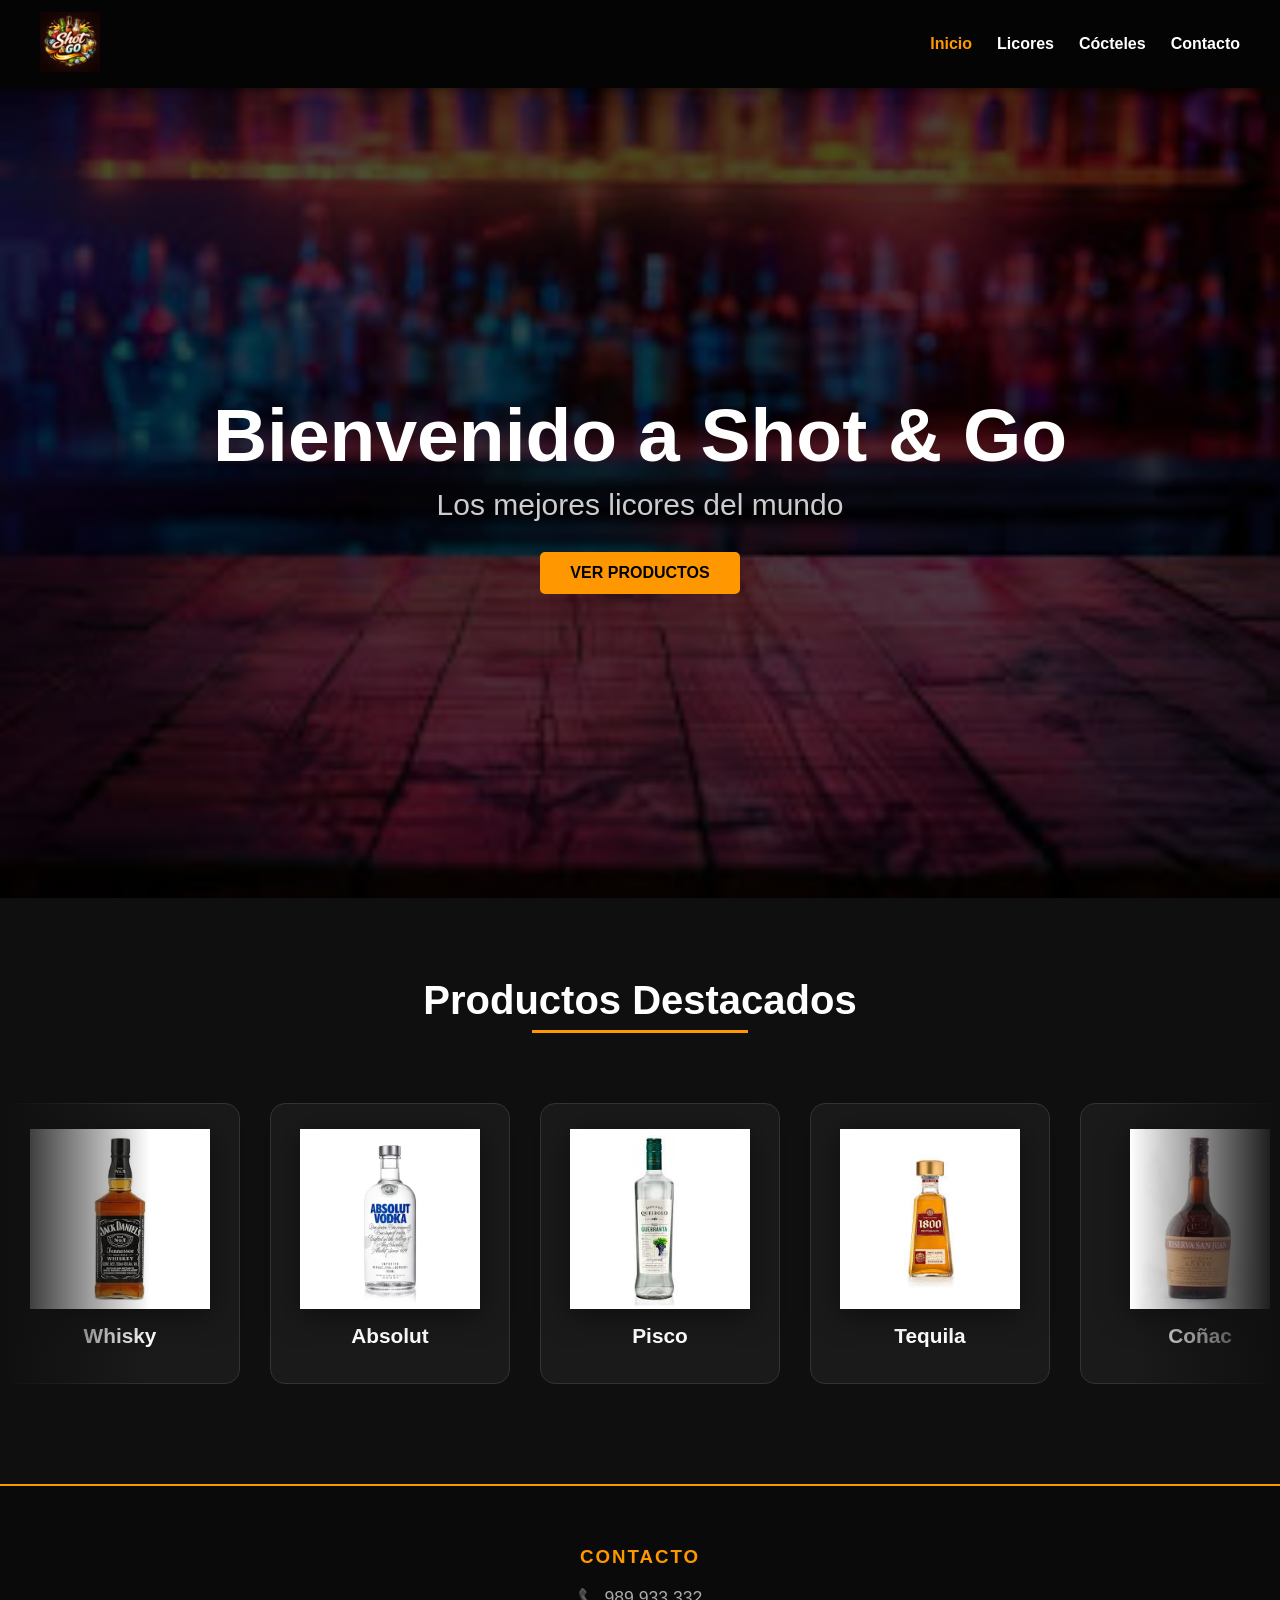
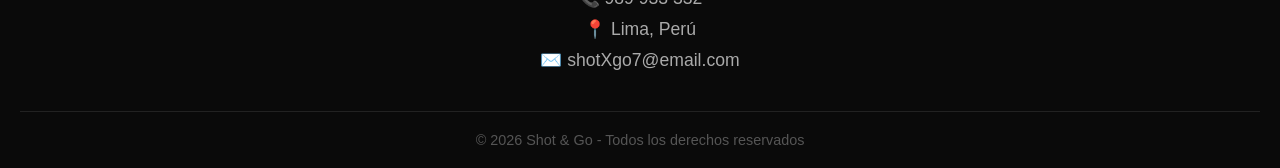
<file: index.html>
<!DOCTYPE html>
<html lang="es">
<head>
<meta charset="UTF-8">
<meta name="viewport" content="width=device-width, initial-scale=1.0">
<title>Shot & Go</title>
<link rel="stylesheet" href="estilos.css">
</head>

<body>
<nav>
    <a href="index.html" class="logo">
        <img src="img/logo1.png" alt="">
    </a>

    <div class="nav-bar">
        <ul>
            <li><a class="active" href="index.html">Inicio</a></li>
            <li><a href="licores.html">Licores</a></li>
            <li><a href="cocteles.html">Cócteles</a></li>
            <li><a href="contacto.html">Contacto</a></li>
        </ul>
    </div>
</nav>

<section class="hero">
    <h1>Bienvenido a Shot & Go</h1>
    <p>Los mejores licores del mundo</p>
    <a href="licores.html" class="btn">Ver Productos</a>
</section>

<section class="productos">
    <h2>Productos Destacados</h2>

    <div class="carusel-container">
        <div class="carusel-track">
            <div class="card">
                <img src="img/whisky.jpg" alt="Whisky">
                <h3>Whisky</h3>
            </div>

            <div class="card">
                <img src="img/absolut.webp" alt="Absolut">
                <h3>Absolut</h3>
            </div>

            <div class="card">
                <img src="img/pisco.jpg" alt="Pisco">
                <h3>Pisco</h3>
            </div>

            <div class="card">
                <img src="img/tequilla.jpg" alt="tequila"> <h3>Tequila</h3>
            </div>

            <div class="card">
                <img src="img/coñac.jpg" alt="coñac"> <h3>Coñac</h3>
            </div>

            <div class="card">
                <img src="img/whisky.jpg" alt="Whisky">
                <h3>Whisky</h3>
            </div>

            <div class="card">
                <img src="img/vodka2.jpg" alt="Vodka Skyy">
                <h3>Vodka Skyy</h3>
            </div>

            <div class="card">
                <img src="img/pisco.jpg" alt="Pisco">
                <h3>Pisco</h3>
            </div>

            <div class="card">
                <img src="img/ginebra.jpg" alt="Gin Hendrick's">
                <h3>Gin</h3>
            </div>

        </div>
    </div>
</section>
<footer class="footer">

    <div class="footer-box contacto-footer">
        <h3>Contacto</h3>
        <p>📞 989 933 332</p>
        <p>📍 Lima, Perú</p>
        <p>✉️ shotXgo7@email.com</p>
    </div>

    <div class="footer-bottom">
        <p>© 2026 Shot & Go - Todos los derechos reservados</p>
    </div>

</footer>
</body>
</html>
</file>
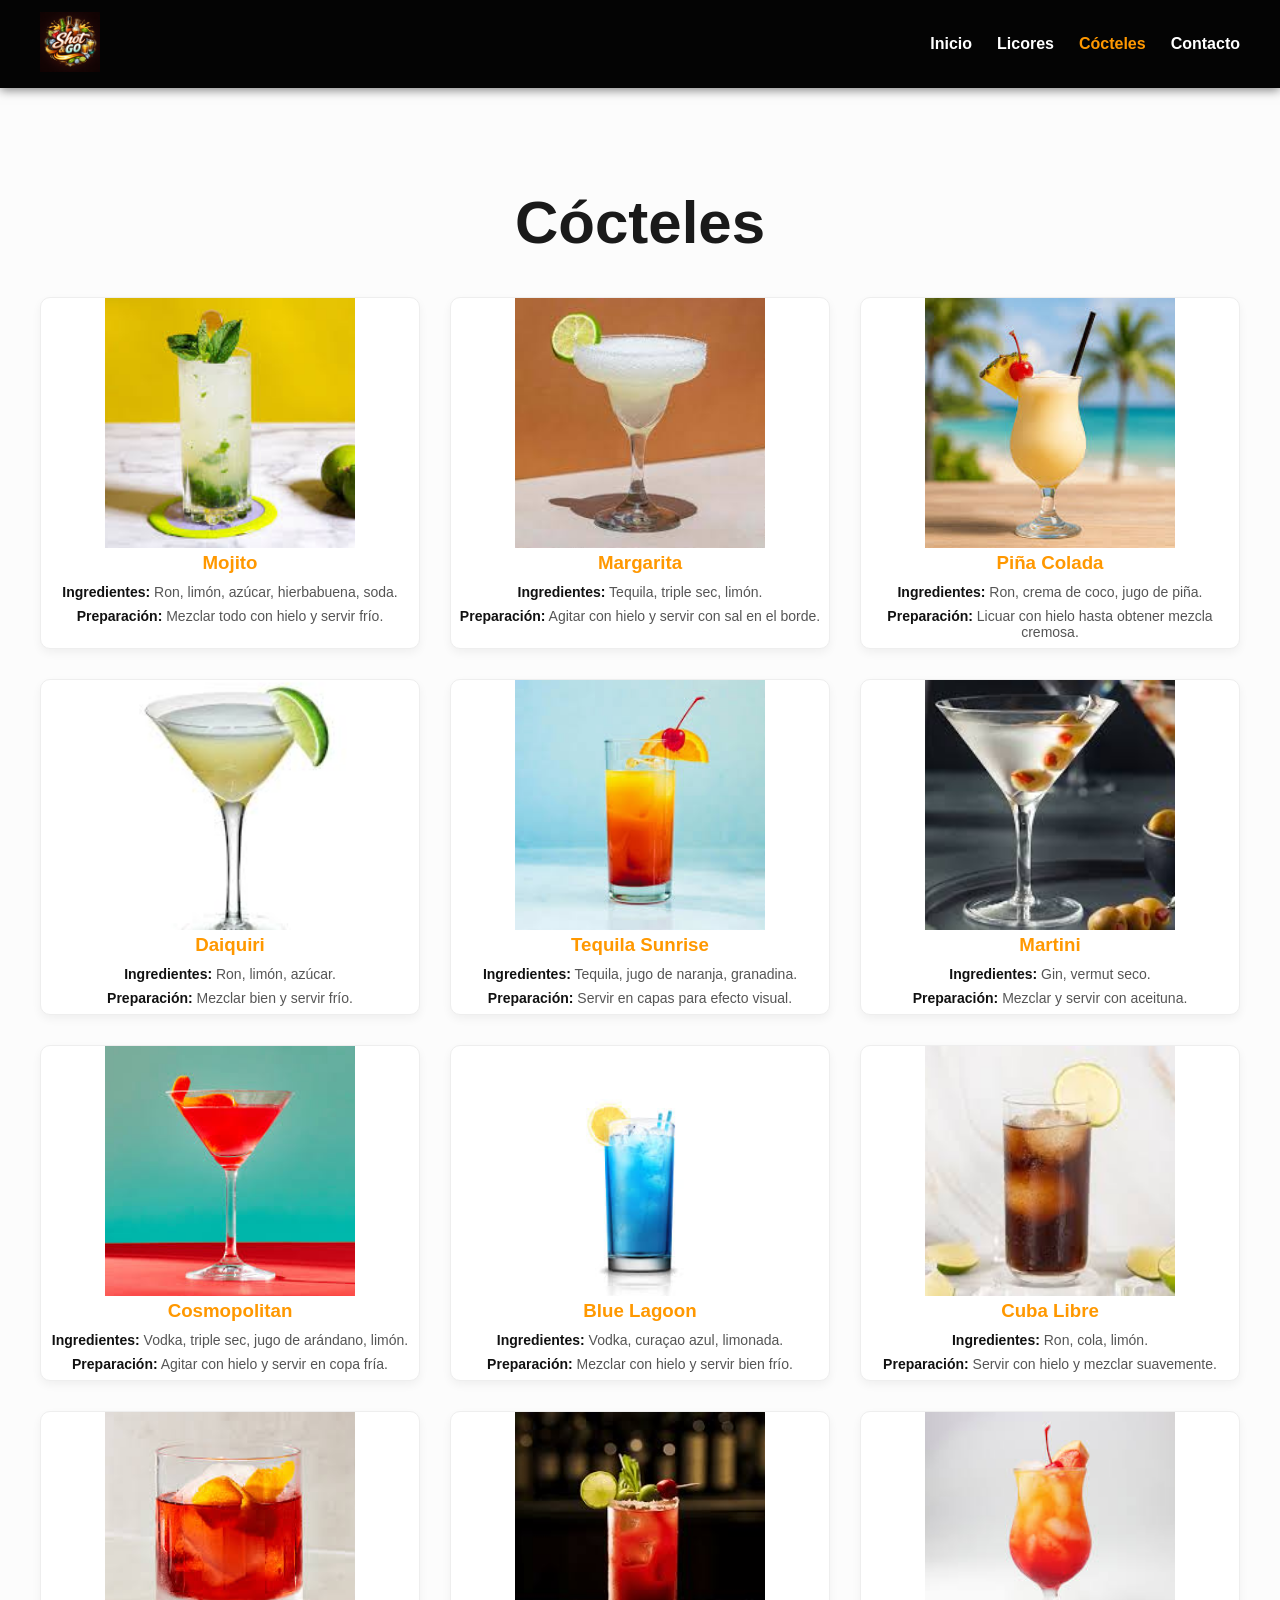
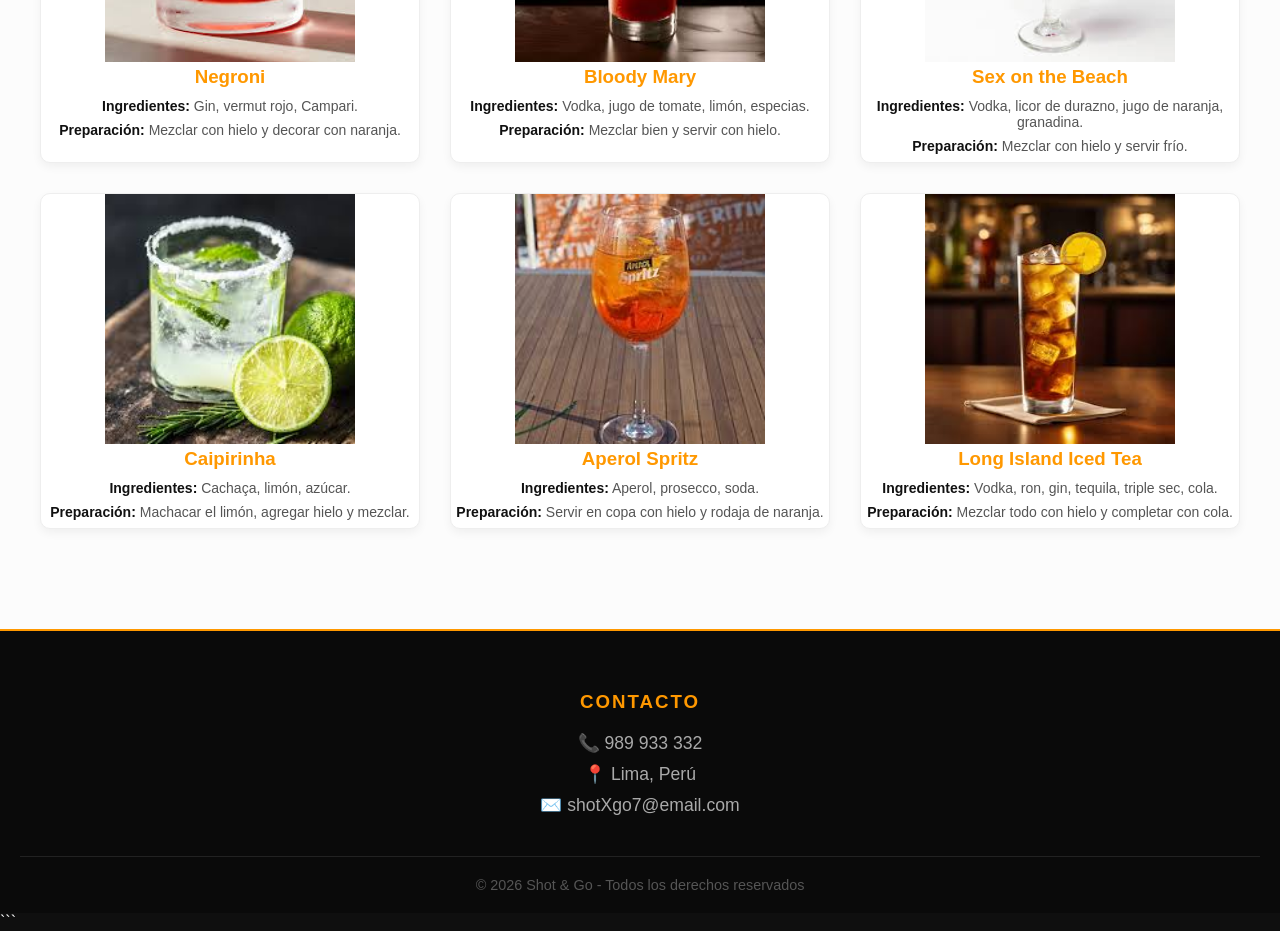
<file: cocteles.html>
<!DOCTYPE html>
<html lang="es">
<head>
<meta charset="UTF-8">
<meta name="viewport" content="width=device-width, initial-scale=1.0">
<title>Cócteles - Shot & Go</title>

<link rel="stylesheet" href="estilos.css">
<link rel="stylesheet" href="cocteles.css">

</head>
<body>

<nav>
    <a href="cocteles.html" class="logo">
        <img src="img/logo1.png" alt="Logo Shot & Go">
    </a>

    <div class="nav-bar">
        <ul>
            <li><a href="index.html">Inicio</a></li>
            <li><a href="licores.html">Licores</a></li>
            <li><a class="active" href="cocteles.html">Cócteles</a></li>
            <li><a href="contacto.html">Contacto</a></li>
        </ul>
    </div>
</nav>

<section class="cocteles-page">

    <h1>Cócteles</h1>

    <div class="contenedor-cocteles">
        <div class="coctel">
            <img src="img/cocteles/mojito.jpg" alt="Cóctel Mojito">
            <div class="info">
                <h3>Mojito</h3>
                <p><strong>Ingredientes:</strong> Ron, limón, azúcar, hierbabuena, soda.</p>
                <p><strong>Preparación:</strong> Mezclar todo con hielo y servir frío.</p>
            </div>
        </div>

        <div class="coctel">
            <img src="img/cocteles/margarita.jpg" alt="Cóctel Margarita">
            <div class="info">
                <h3>Margarita</h3>
                <p><strong>Ingredientes:</strong> Tequila, triple sec, limón.</p>
                <p><strong>Preparación:</strong> Agitar con hielo y servir con sal en el borde.</p>
            </div>
        </div>

        <div class="coctel">
            <img src="img/cocteles/piña.jpg" alt="Cóctel Piña Colada">
            <div class="info">
                <h3>Piña Colada</h3>
                <p><strong>Ingredientes:</strong> Ron, crema de coco, jugo de piña.</p>
                <p><strong>Preparación:</strong> Licuar con hielo hasta obtener mezcla cremosa.</p>
            </div>
        </div>

        <div class="coctel">
            <img src="img/cocteles/daiquiri.jpg" alt="Cóctel Daiquiri">
            <div class="info">
                <h3>Daiquiri</h3>
                <p><strong>Ingredientes:</strong> Ron, limón, azúcar.</p>
                <p><strong>Preparación:</strong> Mezclar bien y servir frío.</p>
            </div>
        </div>

        <div class="coctel">
            <img src="img/cocteles/sunrise.jpg" alt="Cóctel Tequila Sunrise">
            <div class="info">
                <h3>Tequila Sunrise</h3>
                <p><strong>Ingredientes:</strong> Tequila, jugo de naranja, granadina.</p>
                <p><strong>Preparación:</strong> Servir en capas para efecto visual.</p>
            </div>
        </div>

        <div class="coctel">
            <img src="img/cocteles/martini.jpg" alt="Cóctel Martini">
            <div class="info">
                <h3>Martini</h3>
                <p><strong>Ingredientes:</strong> Gin, vermut seco.</p>
                <p><strong>Preparación:</strong> Mezclar y servir con aceituna.</p>
            </div>
        </div>
        <div class="coctel">
            <img src="img/cocteles/cosmopolitan.jpg" alt="Cóctel Cosmopolitan">
            <div class="info">
                <h3>Cosmopolitan</h3>
                <p><strong>Ingredientes:</strong> Vodka, triple sec, jugo de arándano, limón.</p>
                <p><strong>Preparación:</strong> Agitar con hielo y servir en copa fría.</p>
            </div>
        </div>

        <div class="coctel">
            <img src="img/cocteles/bluee.jpg" alt="Cóctel Blue Lagoon">
            <div class="info">
                <h3>Blue Lagoon</h3>
                <p><strong>Ingredientes:</strong> Vodka, curaçao azul, limonada.</p>
                <p><strong>Preparación:</strong> Mezclar con hielo y servir bien frío.</p>
            </div>
        </div>

        <div class="coctel">
            <img src="img/cocteles/cubalibre.jpg" alt="Cóctel Cuba Libre">
            <div class="info">
                <h3>Cuba Libre</h3>
                <p><strong>Ingredientes:</strong> Ron, cola, limón.</p>
                <p><strong>Preparación:</strong> Servir con hielo y mezclar suavemente.</p>
            </div>
        </div>

        <div class="coctel">
            <img src="img/cocteles/negroni.jpg" alt="Cóctel Negroni">
            <div class="info">
                <h3>Negroni</h3>
                <p><strong>Ingredientes:</strong> Gin, vermut rojo, Campari.</p>
                <p><strong>Preparación:</strong> Mezclar con hielo y decorar con naranja.</p>
            </div>
        </div>

        <div class="coctel">
            <img src="img/cocteles/mary.jpg" alt="Cóctel Bloody Mary">
            <div class="info">
                <h3>Bloody Mary</h3>
                <p><strong>Ingredientes:</strong> Vodka, jugo de tomate, limón, especias.</p>
                <p><strong>Preparación:</strong> Mezclar bien y servir con hielo.</p>
            </div>
        </div>

        <div class="coctel">
            <img src="img/cocteles/sex.jpg" alt="Cóctel Sex on the Beach">
            <div class="info">
                <h3>Sex on the Beach</h3>
                <p><strong>Ingredientes:</strong> Vodka, licor de durazno, jugo de naranja, granadina.</p>
                <p><strong>Preparación:</strong> Mezclar con hielo y servir frío.</p>
            </div>
        </div>

        <div class="coctel">
            <img src="img/cocteles/capiriña.jpg" alt="Cóctel Caipirinha">
            <div class="info">
                <h3>Caipirinha</h3>
                <p><strong>Ingredientes:</strong> Cachaça, limón, azúcar.</p>
                <p><strong>Preparación:</strong> Machacar el limón, agregar hielo y mezclar.</p>
            </div>
        </div>

        <div class="coctel">
            <img src="img/cocteles/aperol.jpg" alt="Cóctel Aperol Spritz">
            <div class="info">
                <h3>Aperol Spritz</h3>
                <p><strong>Ingredientes:</strong> Aperol, prosecco, soda.</p>
                <p><strong>Preparación:</strong> Servir en copa con hielo y rodaja de naranja.</p>
            </div>
        </div>

        <div class="coctel">
            <img src="img/cocteles/long.jpg" alt="Cóctel Long Island Iced Tea">
            <div class="info">
                <h3>Long Island Iced Tea</h3>
                <p><strong>Ingredientes:</strong> Vodka, ron, gin, tequila, triple sec, cola.</p>
                <p><strong>Preparación:</strong> Mezclar todo con hielo y completar con cola.</p>
            </div>
        </div>

    </div>

</section>
<footer class="footer">
    <div class="contacto-footer">
        <h3>Contacto</h3>
        <p>📞 989 933 332</p>
        <p>📍 Lima, Perú</p>
        <p>✉️ shotXgo7@email.com</p>
    </div>

    <div class="footer-bottom">
        <p>© 2026 Shot & Go - Todos los derechos reservados</p>
    </div>
</footer>
</body>
</html>
```
</file>
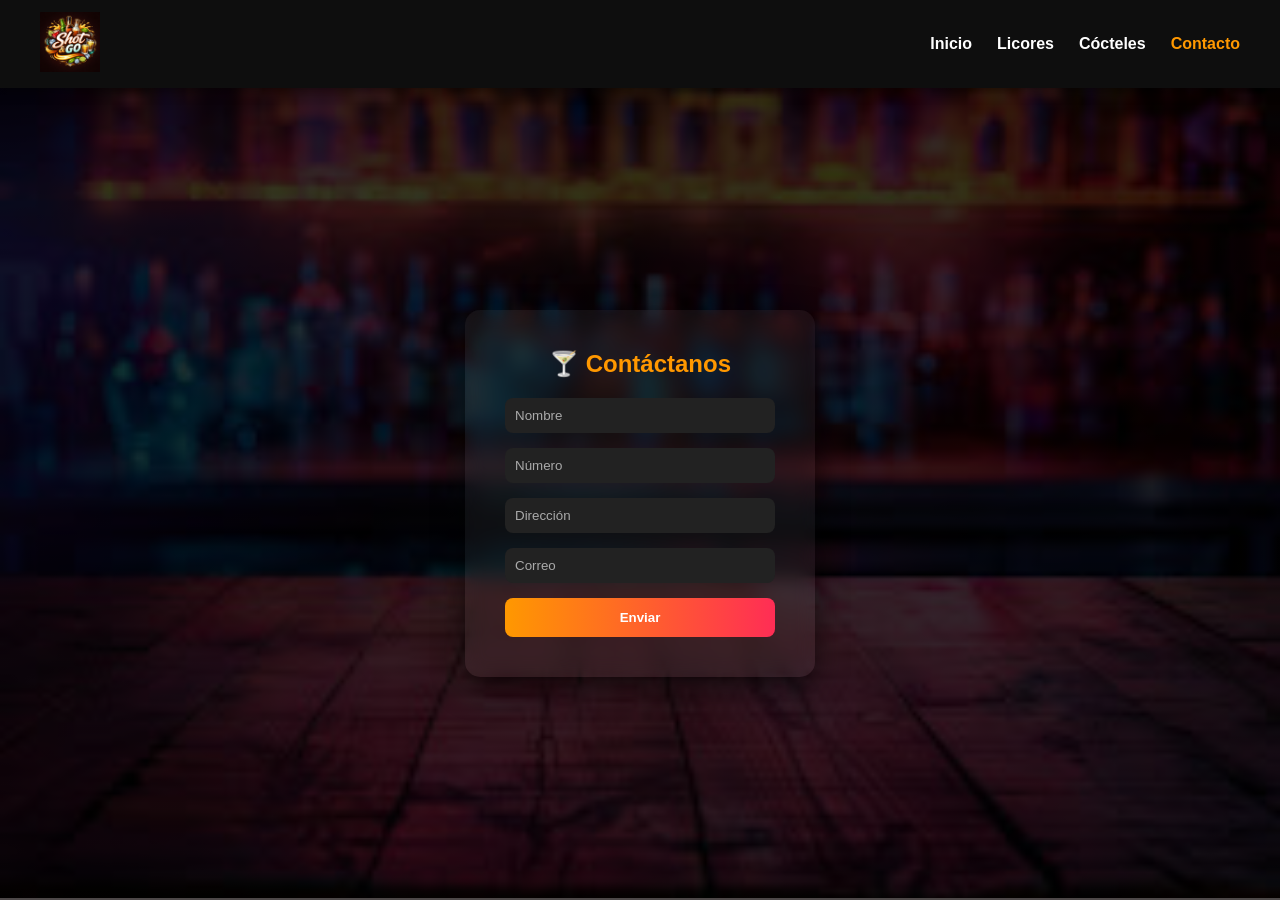
<file: contacto.html>
<!DOCTYPE html>
<html lang="es">
<head>
<meta charset="UTF-8">
<meta name="viewport" content="width=device-width, initial-scale=1.0">
<title>Contacto - Shot & Go</title>
<link rel="stylesheet" href="estilos.css">
<link rel="stylesheet" href="contacto.css">
</head>
<body>
<nav>
    <a href="index.html" class="logo">
        <img src="img/logo1.png" alt="Logo">
    </a>

    <div class="nav-bar">
        <ul>
            <li><a href="index.html">Inicio</a></li>
            <li><a href="licores.html">Licores</a></li>
            <li><a href="cocteles.html">Cócteles</a></li>
            <li><a class="active" href="contacto.html">Contacto</a></li>
        </ul>
    </div>
</nav>

<section class="contact-container">
    <div class="contact-box">
        <h2>🍸 Contáctanos</h2>

        <form>
            <input type="text" placeholder="Nombre" required>
            <input type="tel" placeholder="Número" required>
            <input type="text" placeholder="Dirección" required>
            <input type="email" placeholder="Correo" required>

            <button type="submit">Enviar</button>
        </form>
    </div>
</section>

</body>
</html>
</file>
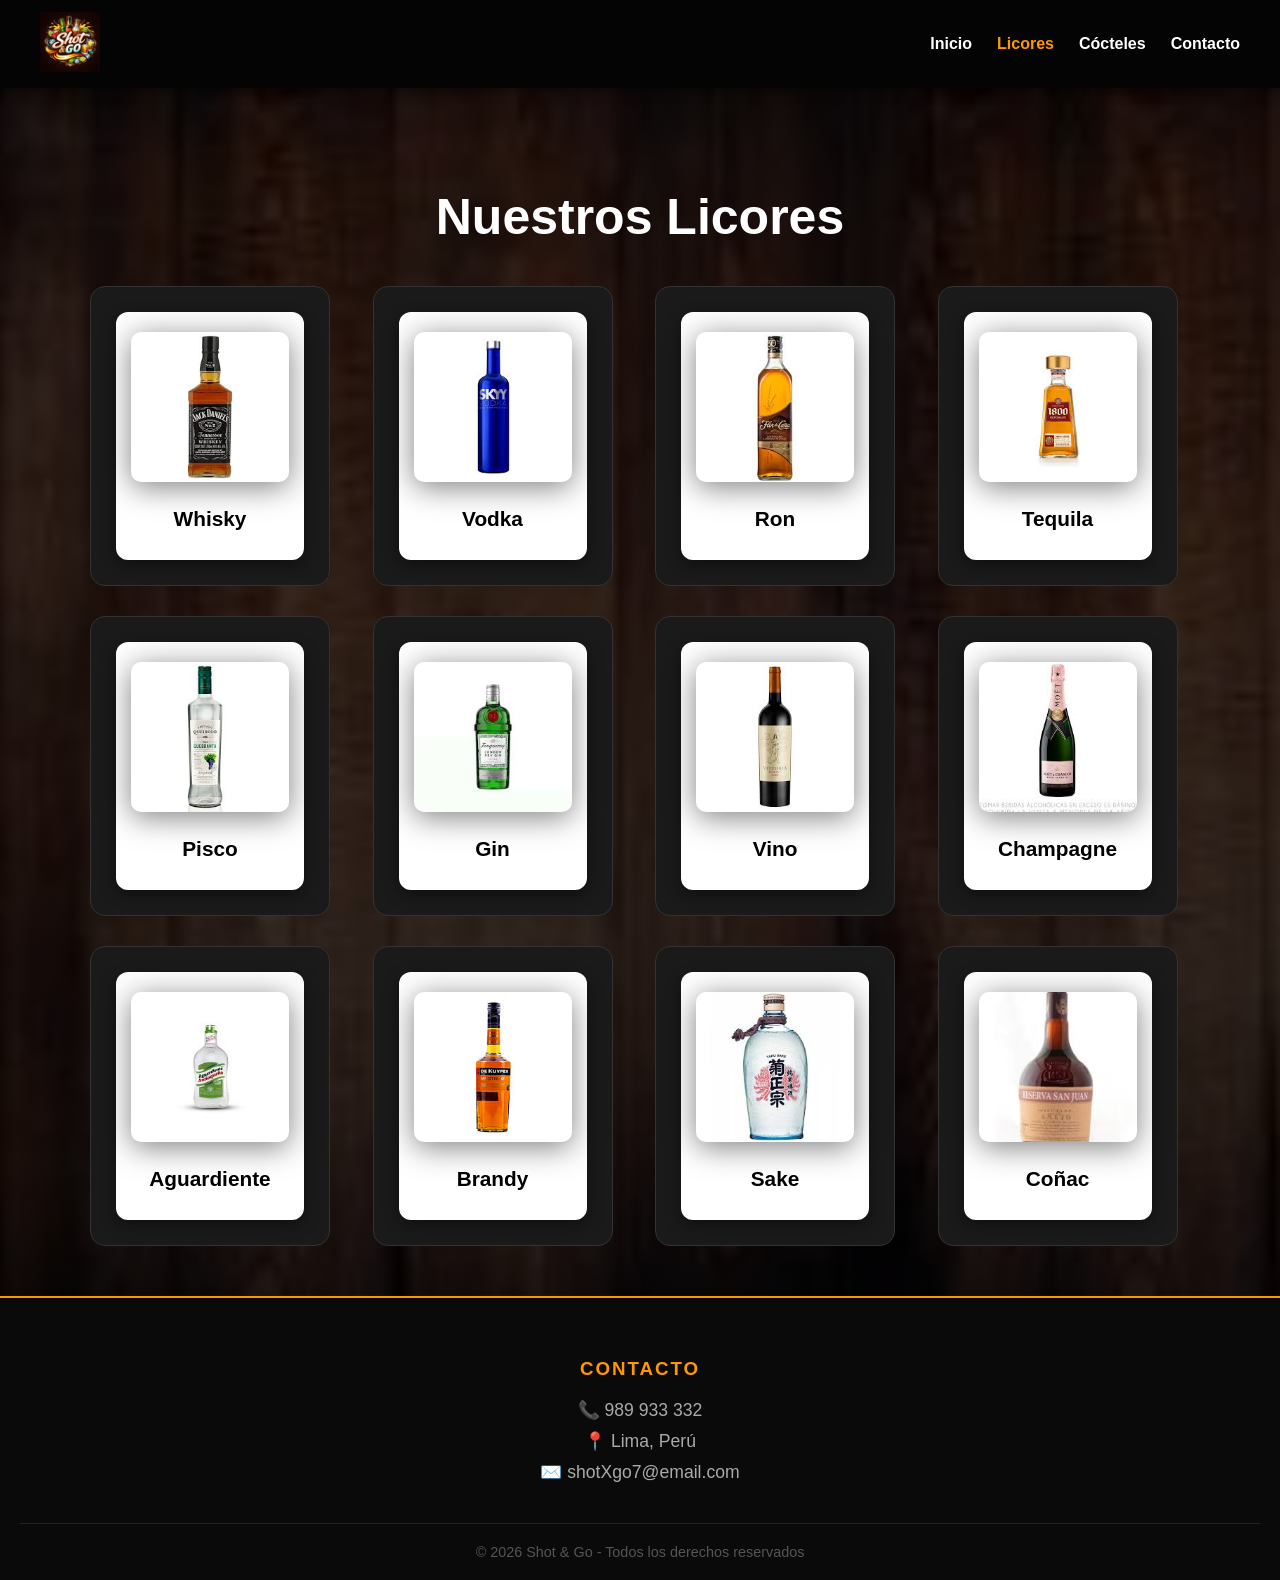
<file: licores.html>
<!DOCTYPE html>
<html lang="es">
<head>
<meta charset="UTF-8">
<meta name="viewport" content="width=device-width, initial-scale=1.0">
<title>Licores - Shot & Go</title>
<link rel="stylesheet" href="estilos.css">
<link rel="stylesheet" href="licores.css">

</head>

<body>
<nav>
    <a href="licores.html" class="logo">
        <img src="img/logo1.png" alt="">
    </a>

    <div class="nav-bar">
        <ul>
            <li><a href="index.html">Inicio</a></li>
            <li><a class="active" href="licores.html">Licores</a></li>
            <li><a href="cocteles.html">Cócteles</a></li>
            <li><a href="contacto.html">Contacto</a></li>
        </ul>
    </div>
</nav>

<section class="licores-page">

    <h1>Nuestros Licores</h1>

    <div class="contenedor-cards">

        
        <div class="card">
            <div class="card-inner">
                <div class="card-front">
                    <img src="img/whisky.jpg">
                    <h3>Whisky</h3>
                </div>
                <div class="card-back">
                    <h3>Whisky</h3>
                    <p>Nacido en Escocia e Irlanda hace siglos, el whisky era considerado el “agua de la vida”.</p>
                </div>
            </div>
        </div>

        <div class="card">
            <div class="card-inner">
                <div class="card-front">
                    <img src="img/vodka2.jpg">
                    <h3>Vodka</h3>
                </div>
                <div class="card-back">
                    <h3>Vodka</h3>
                    <p>Originario de Europa del Este, el vodka fue usado inicialmente con fines medicinales.</p>
                </div>
            </div>
        </div>

        <div class="card">
            <div class="card-inner">
                <div class="card-front">
                    <img src="img/ron.jpg">
                    <h3>Ron</h3>
                </div>
                <div class="card-back">
                    <h3>Ron</h3>
                    <p>Surgió en el Caribe en el siglo XVII, ligado a la producción de azúcar y la vida naval.</p>
                </div>
            </div>
        </div>

        <div class="card">
            <div class="card-inner">
                <div class="card-front">
                    <img src="img/tequilla.jpg">
                    <h3>Tequila</h3>
                </div>
                <div class="card-back">
                    <h3>Tequila</h3>
                    <p>Originario de México, se elabora desde tiempos prehispánicos con el agave azul.</p>
                </div>
            </div>
        </div>

        <div class="card">
            <div class="card-inner">
                <div class="card-front">
                    <img src="img/pisco.jpg">
                    <h3>Pisco</h3>
                </div>
                <div class="card-back">
                    <h3>Pisco</h3>
                    <p>Nació en Perú en la época colonial como un destilado de uva reconocido mundialmente.</p>
                </div>
            </div>
        </div>

        <div class="card">
            <div class="card-inner">
                <div class="card-front">
                    <img src="img/ginebra.jpg">
                    <h3>Gin</h3>
                </div>
                <div class="card-back">
                    <h3>Gin</h3>
                    <p>Creado en Holanda como medicina, luego se popularizó en Inglaterra en el siglo XVII.</p>
                </div>
            </div>
        </div>

        <div class="card">
            <div class="card-inner">
                <div class="card-front">
                    <img src="img/vino.jpg">
                    <h3>Vino</h3>
                </div>
                <div class="card-back">
                    <h3>Vino</h3>
                    <p>Una de las bebidas más antiguas del mundo, con más de 8000 años de historia.</p>
                </div>
            </div>
        </div>

        <div class="card">
            <div class="card-inner">
                <div class="card-front">
                    <img src="img/champage.jpg">
                    <h3>Champagne</h3>
                </div>
                <div class="card-back">
                    <h3>Champagne</h3>
                    <p>Originario de Francia, se convirtió en símbolo de lujo y celebración desde la realeza.</p>
                </div>
            </div>
        </div>

        <div class="card">
            <div class="card-inner">
                <div class="card-front">
                    <img src="img/aguardiente.jpeg">
                    <h3>Aguardiente</h3>
                </div>
                <div class="card-back">
                    <h3>Aguardiente</h3>
                    <p>Bebida tradicional en América Latina, con raíces en la destilación colonial.</p>
                </div>
            </div>
        </div>

        <div class="card">
            <div class="card-inner">
                <div class="card-front">
                    <img src="img/brandy.jpg">
                    <h3>Brandy</h3>
                </div>
                <div class="card-back">
                    <h3>Brandy</h3>
                    <p>Nació en Europa al destilar vino, buscando conservarlo durante largos viajes.</p>
                </div>
            </div>
        </div>

        <div class="card">
            <div class="card-inner">
                <div class="card-front">
                    <img src="img/sake.jpg">
                    <h3>Sake</h3>
                </div>
                <div class="card-back">
                    <h3>Sake</h3>
                    <p>Bebida japonesa milenaria hecha de arroz, usada en ceremonias tradicionales.</p>
                </div>
            </div>
        </div>

        <div class="card">
            <div class="card-inner">
                <div class="card-front">
                    <img src="img/coñac.jpg">
                    <h3>Coñac</h3>
                </div>
                <div class="card-back">
                    <h3>Coñac</h3>
                    <p>Producido en Francia desde el siglo XVII, es uno de los destilados más finos.</p>
                </div>
            </div>
        </div>

    </div>

</section>

<footer class="footer">
    <div class="contacto-footer">
        <h3>Contacto</h3>
        <p>📞 989 933 332</p>
        <p>📍 Lima, Perú</p>
        <p>✉️ shotXgo7@email.com</p>
    </div>

    <div class="footer-bottom">
        <p>© 2026 Shot & Go - Todos los derechos reservados</p>
    </div>
</footer>

</body>
</html>
</file>
<file: estilos.css>
* {
    margin: 0;
    padding: 0;
    box-sizing: border-box;
    font-family: 'Segoe UI', Arial, sans-serif;
}

body {
    background-color: #0f0f0f;
    color: white;
    overflow-x: hidden;
}

nav {
    width: 100%;
    display: flex;
    align-items: center;
    justify-content: space-between;
    padding: 12px 40px;
    background: rgba(0, 0, 0, 0.7);
    backdrop-filter: blur(10px);
    box-shadow: 0 2px 10px rgba(0, 0, 0, 0.5);
    position: sticky;
    top: 0;
    z-index: 1000;
}

nav .logo img {
    width: 60px;
    transition: 0.3s;
}

nav .logo img:hover {
    transform: scale(1.1);
}

nav .nav-bar ul {
    display: flex;
    gap: 25px;
    list-style: none;
}

nav .nav-bar ul li a {
    text-decoration: none;
    color: #fff;
    font-weight: 600;
    font-size: 16px;
    transition: 0.3s;
    position: relative;
}

nav .nav-bar ul li a::after {
    content: "";
    position: absolute;
    width: 0%;
    height: 2px;
    background: #ff9800;
    left: 0;
    bottom: -5px;
    transition: 0.3s;
}

nav .nav-bar ul li a:hover, 
nav .nav-bar ul li a.active {
    color: #ff9800;
}

nav .nav-bar ul li a:hover::after {
    width: 100%;
}
.hero {
    height: 90vh;
    display: flex;
    flex-direction: column;
    justify-content: center;
    align-items: center;
    background: linear-gradient(rgba(0,0,0,0.7), rgba(0,0,0,0.7)),
                url('img/bar.jpeg') no-repeat center center/cover;
    text-align: center;
    padding: 0 20px;
}

.hero h1 {
    font-size: clamp(40px, 8vw, 75px);
    margin-bottom: 10px;
}

.hero p {
    margin-bottom: 30px;
    font-size: clamp(18px, 4vw, 30px);
    color: #ccc;
}

.btn {
    padding: 12px 30px;
    background: #ff9800;
    color: black;
    text-decoration: none;
    font-weight: bold;
    border-radius: 5px;
    transition: 0.3s;
    text-transform: uppercase;
}

.btn:hover {
    background: #e68a00;
    transform: translateY(-3px);
    box-shadow: 0 5px 15px rgba(255, 152, 0, 0.4);
}

.productos {
    padding: 80px 0;
    text-align: center;
    background-color: #0f0f0f;
    overflow: hidden;
}

.productos h2 {
    font-size: 2.5rem;
    margin-bottom: 40px;
    position: relative;
    display: inline-block;
}

.productos h2::after {
    content: "";
    width: 50%;
    height: 3px;
    background: #ff9800;
    position: absolute;
    bottom: -10px;
    left: 25%;
}


.carusel-container {
    width: 100%;
    overflow: hidden;
    position: relative;
    margin-top: 20px;
}

.carusel-container::before,
.carusel-container::after {
    content: "";
    position: absolute;
    top: 0;
    width: 150px;
    height: 100%;
    z-index: 2;
    pointer-events: none;
}

.carusel-container::before {
    left: 0;
    background: linear-gradient(to right, #0f0f0f, transparent);
}

.carusel-container::after {
    right: 0;
    background: linear-gradient(to left, #0f0f0f, transparent);
}

.carusel-track {
    display: flex;
    gap: 30px;
    width: max-content;
    animation: scrollInfinito 25s linear infinite;
    padding: 20px 0;
}

.carusel-track:hover {
    animation-play-state: paused;
}

.card {
    background: #1a1a1a;
    padding: 25px;
    border-radius: 15px;
    width: 240px;
    flex-shrink: 0;
    border: 1px solid #333;
    transition: 0.4s;
    display: flex;
    flex-direction: column;
    align-items: center;
    text-align: center;
}

.card:hover {
    transform: translateY(-10px);
    border-color: #ff9800;
    box-shadow: 0 10px 25px rgba(255, 152, 0, 0.2);
}

.card img {
    width: 100%;
    height: 180px;
    object-fit: contain;
    margin-bottom: 15px;
    filter: drop-shadow(0 5px 15px rgba(0,0,0,0.5));
}

.card h3 {
    font-size: 1.3rem;
    margin-bottom: 10px;
    color: #fff;
}

@keyframes scrollInfinito {
    0% { transform: translateX(0); }
    100% { 
        transform: translateX(-1350px); 
    }
}

.footer {
    background: #0a0a0a;
    text-align: center;
    padding: 60px 20px 20px;
    border-top: 2px solid #ff9800;
}

.contacto-footer h3 {
    color: #ff9800;
    margin-bottom: 20px;
    text-transform: uppercase;
    letter-spacing: 2px;
}

.contacto-footer p {
    color: #aaa;
    margin: 10px 0;
    font-size: 1.1rem;
    transition: 0.3s;
}

.contacto-footer p:hover {
    color: #ff9800;
    cursor: default;
}

.footer-bottom {
    margin-top: 40px;
    padding-top: 20px;
    border-top: 1px solid #222;
    color: #555;
    font-size: 0.9rem;
}

@media screen and (max-width: 768px) {
    nav {
        flex-direction: column;
        padding: 15px;
        gap: 15px;
    }

    nav .nav-bar ul {
        gap: 15px;
        justify-content: center;
        flex-wrap: wrap;
    }
    .hero h1 {
        font-size: 35px;
        line-height: 1.2;
    }
    .hero p {
        font-size: 18px;
    }
    .card {
        width: 160px; 
        height: 250px;
    }

    @keyframes scrollInfinito {
        100% { 
            transform: translateX(-950px); 
        }
    }
    .footer {
        padding: 30px 15px;
    }
}
</file>
<file: cocteles.css>
.cocteles-page {
    background-color: #fcfcfc;
    padding: 100px 20px;
    color: #222;
    text-align: center;
}

.cocteles-page h1 {
    margin-bottom: 40px;
    font-size: 60px;
    color: #1a1a1a;
}

.contenedor-cocteles {
    display: grid;
    grid-template-columns: repeat(3, 1fr);
    gap: 30px;
    max-width: 1200px;
    margin: auto;
}

.coctel {
    background: #ffffff;
    color: #333;
    border-radius: 10px;
    overflow: hidden;
    border: 1px solid #eee;
    transition: transform 0.3s, box-shadow 0.3s;
    box-shadow: 0 4px 10px rgba(0,0,0,0.05);
}

.coctel img {
    width: 250px;
    height: 250px;
    object-fit: cover;
}

.info h3 {
    margin-bottom: 10px;
    color: #ff9800; 
}

.info p {
    margin-bottom: 8px;
    font-size: 14px;
    color: #555;
}

.info p strong {
    color: #111;
}
.coctel:hover {
    transform: translateY(-8px);
    box-shadow: 0 10px 25px rgba(0,0,0,0.1);
    border-color: #ff9800;
}

@media screen and (max-width: 900px) {
    .contenedor-cocteles {
        grid-template-columns: repeat(2, 1fr);
    }
}

@media screen and (max-width: 600px) {
    .contenedor-cocteles {
        grid-template-columns: 1fr;
    }
}
</file>
<file: contacto.css>
* {
    margin: 0;
    padding: 0;
    box-sizing: border-box;
    font-family: Arial, sans-serif;
}

body {
    background-color: #4d4848;
}

nav {
    width: 100%;
    display: flex;
    align-items: center;
    justify-content: space-between;
    padding: 12px 40px;
    background-color: #0e0e0e;
    box-shadow: 0 2px 10px rgba(0,0,0,0.5);
}

nav .logo img {
    width: 60px;
}

nav .nav-bar ul {
    display: flex;
    gap: 25px;
    list-style: none;
}

nav .nav-bar ul li a {
    text-decoration: none;
    color: #fff;
    font-weight: 600;
    position: relative;
}

nav .nav-bar ul li a:hover,
nav .nav-bar ul li a.active {
    color: #ff9800;
}

.contact-container {
    height: 90vh;
    display: flex;
    justify-content: center;
    align-items: center;

    background: linear-gradient(rgba(0,0,0,0.8), rgba(0,0,0,0.8)),
                url('img/bar.jpeg');
    background-size: cover;
}

.contact-box {
    background: rgba(255,255,255,0.05);
    padding: 40px;
    border-radius: 15px;
    width: 350px;
    backdrop-filter: blur(10px);
    box-shadow: 0 10px 30px rgba(0,0,0,0.6);
    color: white;
}

.contact-box h2 {
    text-align: center;
    margin-bottom: 20px;
    color: #ff9800;
}

.contact-box input {
    width: 100%;
    padding: 10px;
    margin-bottom: 15px;
    border: none;
    border-radius: 8px;
    background: #222;
    color: white;
}

.contact-box input::placeholder {
    color: #aaa;
}

.contact-box button {
    width: 100%;
    padding: 12px;
    border: none;
    border-radius: 8px;
    background: linear-gradient(90deg, #ff9800, #ff2d55);
    color: white;
    font-weight: bold;
    cursor: pointer;
    transition: 0.3s;
}

.contact-box button:hover {
    transform: scale(1.05);
    box-shadow: 0 5px 15px rgba(255, 45, 85, 0.5);
}

@media screen and (max-width: 768px) {
    .contacto-container, .formulario {
        width: 100%;
        padding: 20px;
    }

    input, textarea, .btn-enviar {
        width: 100%;
        font-size: 16px;
    }

    .grid-licores {
        grid-template-columns: 1fr;
        gap: 20px;
    }
}
</file>
<file: licores.css>
.licores-page {
    min-height: 100vh;
    padding: 100px 20px 50px;
    text-align: center;
    color: white;

    background: 
        linear-gradient(rgba(0,0,0,0.7), rgba(0,0,0,0.8)),
        url('img/madera.jpg');

    background-size: cover;
    background-position: center;
}

.licores-page h1 {
    margin-bottom: 40px;
    font-size: 50px;
}

.contenedor-cards {
    display: grid;
    grid-template-columns: repeat(auto-fit, minmax(220px, 1fr));
    gap: 30px;
    max-width: 1100px;
    margin: auto;
}

.card {
    height: 300px;
    perspective: 1000px;
}

.card-inner {
    width: 100%;
    height: 100%;
    position: relative;
    transform-style: preserve-3d;
    transition: transform 0.8s;
}

.card:hover .card-inner {
    transform: rotateY(180deg);
}

.card-front,
.card-back {
    position: absolute;
    width: 100%;
    height: 100%;
    background: white;
    border-radius: 12px;
    backface-visibility: hidden;
    display: flex;
    flex-direction: column;
    justify-content: center;
    align-items: center;
    padding: 15px;
    box-shadow: 0 5px 15px rgba(0,0,0,0.4);
}

.card-front img {
    width: 100%;
    height: 150px;
    object-fit: cover;
    border-radius: 10px;
}

.card-front h3 {
    margin-top: 10px;
    color: black;
}

.card-back {
    transform: rotateY(180deg);
    color: black;
    text-align: center;
}

.card:hover {
    transform: scale(1.05);
}

@media screen and (max-width: 768px) {
    .contacto-container, .formulario {
        width: 100%;
        padding: 20px;
    }

    input, textarea, .btn-enviar {
        width: 100%;
        font-size: 16px;
    }

    .grid-licores {
        grid-template-columns: 1fr;
        gap: 20px;
    }
}
</file>
